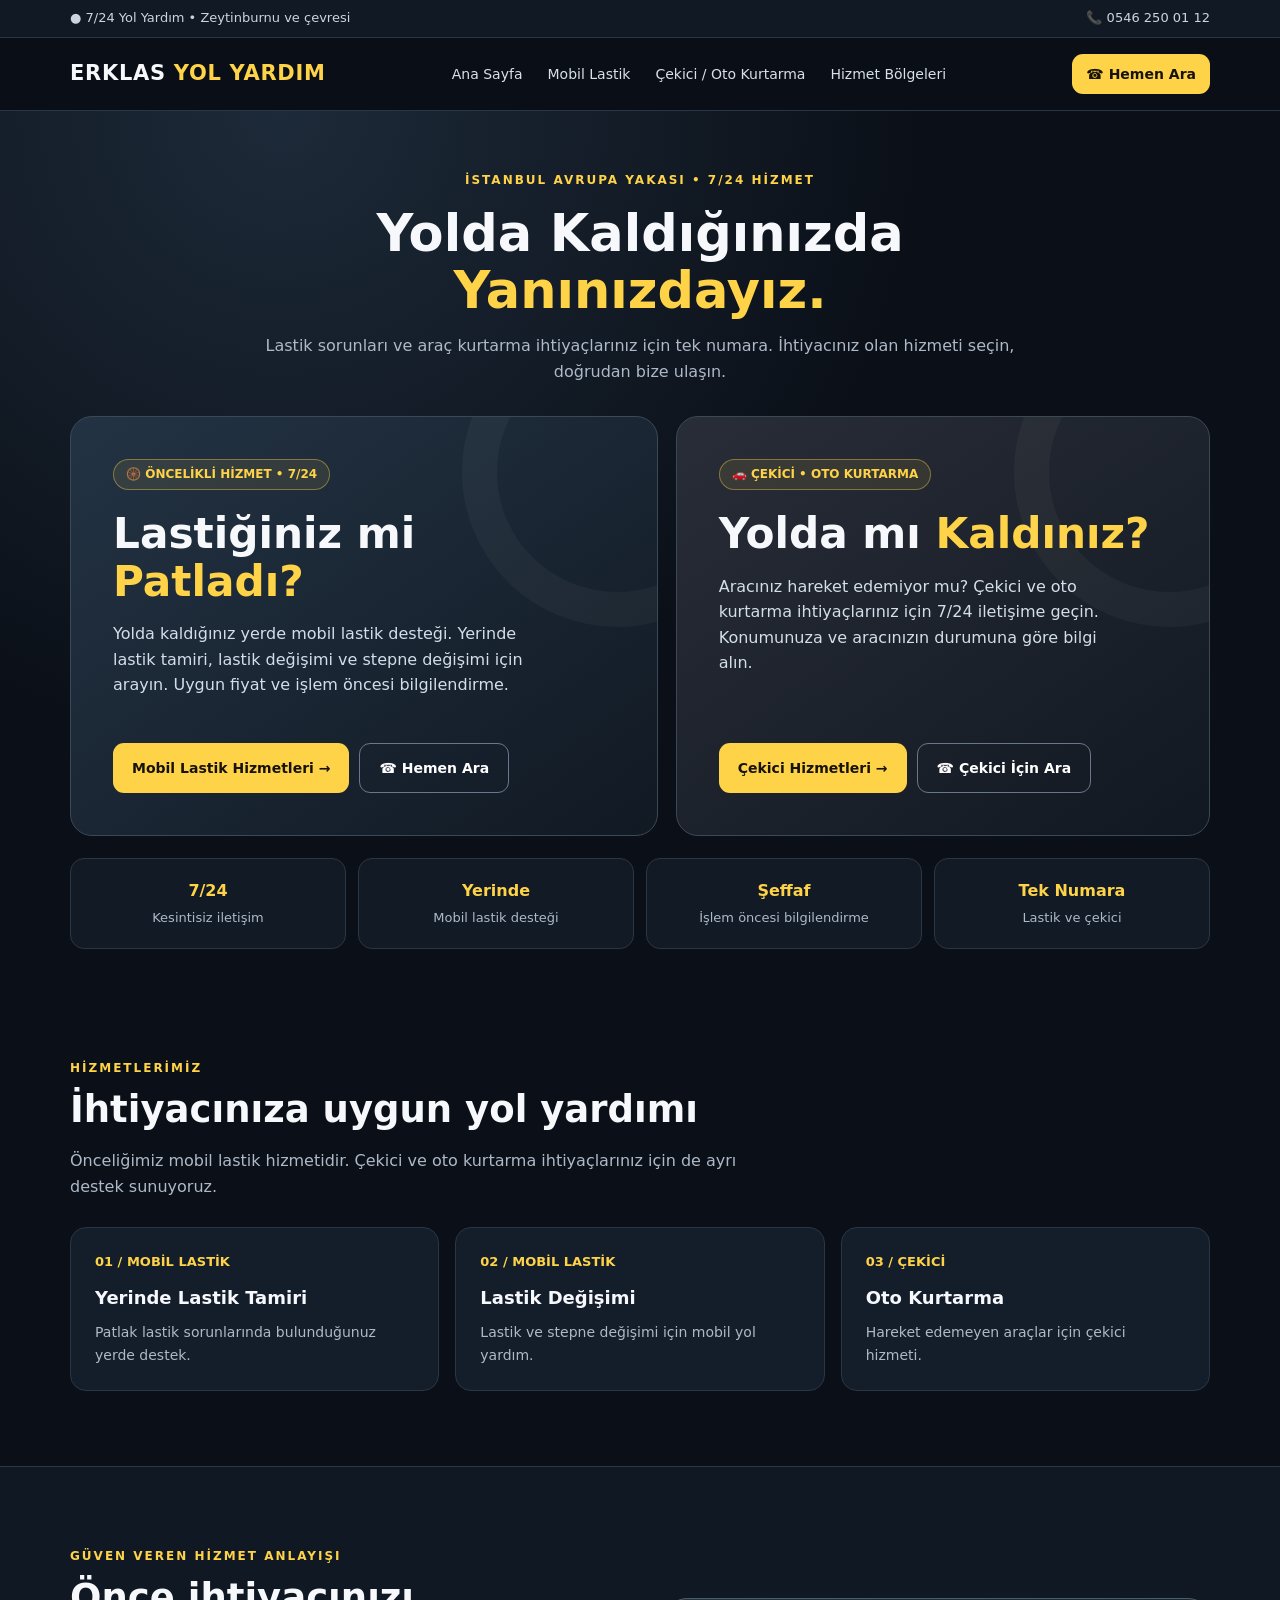
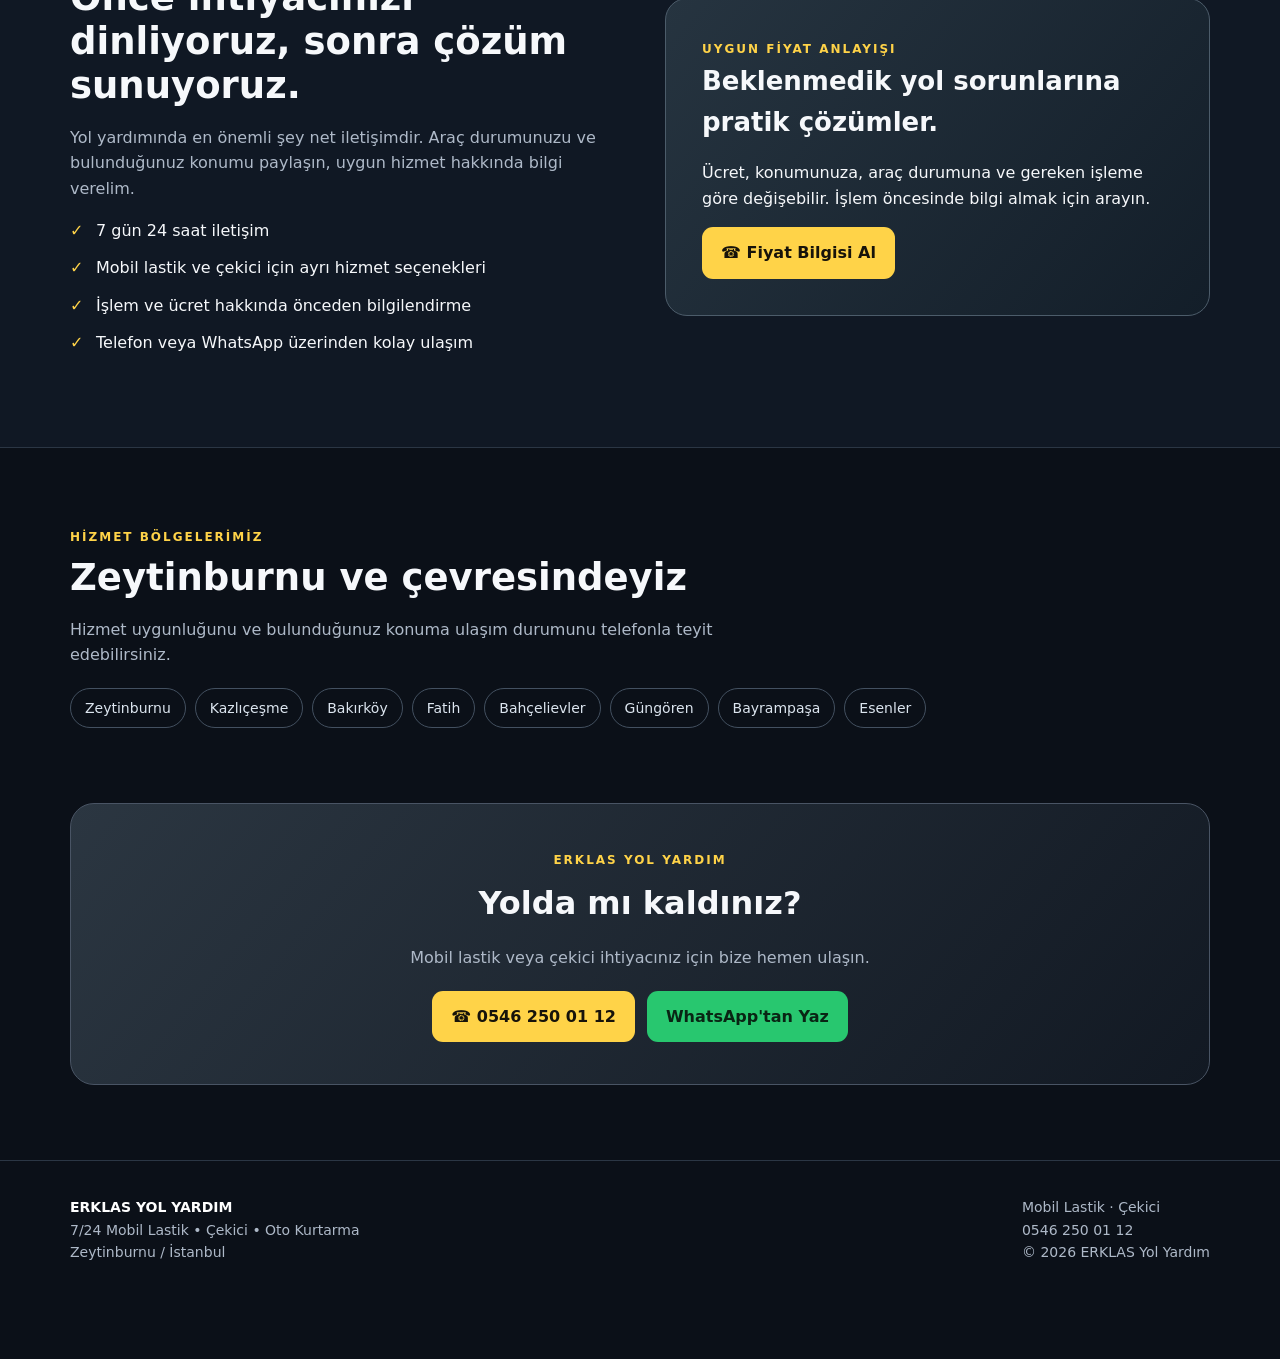
<file: index.html>
<!DOCTYPE html><html lang="tr"><head><meta charset="UTF-8"><meta name="viewport" content="width=device-width,initial-scale=1"><meta name="theme-color" content="#0b1018"><title>ERKLAS Yol Yardım | 7/24 Mobil Lastik ve Çekici Zeytinburnu</title><meta name="description" content="ERKLAS Yol Yardım: Zeytinburnu ve çevresinde 7/24 mobil lastik, yerinde lastik tamiri, lastik değişimi, çekici ve oto kurtarma hizmetleri."><link rel="canonical" href="https://erklasyolyardim.com/"><link rel="stylesheet" href="style.css"></head><body><div class="top"><div class="container"><span>● 7/24 Yol Yardım • Zeytinburnu ve çevresi</span><span>📞 0546 250 01 12</span></div></div><header class="header"><nav class="container nav"><a class="logo" href="index.html">ERKLAS <span>YOL YARDIM</span></a><div class="links"><a href="index.html">Ana Sayfa</a><a href="mobil-lastik.html">Mobil Lastik</a><a href="cekici.html">Çekici / Oto Kurtarma</a><a href="index.html#bolgeler">Hizmet Bölgeleri</a></div><a class="btn yellow small" href="tel:+905462500112">☎ Hemen Ara</a></nav></header><main><section class="hero"><div class="container"><div class="intro"><span class="eyebrow">İstanbul Avrupa Yakası • 7/24 Hizmet</span><h1>Yolda Kaldığınızda <span style="color:var(--yellow)">Yanınızdayız.</span></h1><p>Lastik sorunları ve araç kurtarma ihtiyaçlarınız için tek numara. İhtiyacınız olan hizmeti seçin, doğrudan bize ulaşın.</p></div><div class="split"><article class="service"><div><span class="tag">🛞 ÖNCELİKLİ HİZMET • 7/24</span><h2>Lastiğiniz mi <span style="color:var(--yellow)">Patladı?</span></h2><p>Yolda kaldığınız yerde mobil lastik desteği. Yerinde lastik tamiri, lastik değişimi ve stepne değişimi için arayın. Uygun fiyat ve işlem öncesi bilgilendirme.</p></div><div class="actions"><a class="btn yellow" href="mobil-lastik.html">Mobil Lastik Hizmetleri →</a><a class="btn outline" href="tel:+905462500112">☎ Hemen Ara</a></div></article><article class="service tow"><div><span class="tag">🚗 ÇEKİCİ • OTO KURTARMA</span><h2>Yolda mı <span style="color:var(--yellow)">Kaldınız?</span></h2><p>Aracınız hareket edemiyor mu? Çekici ve oto kurtarma ihtiyaçlarınız için 7/24 iletişime geçin. Konumunuza ve aracınızın durumuna göre bilgi alın.</p></div><div class="actions"><a class="btn yellow" href="cekici.html">Çekici Hizmetleri →</a><a class="btn outline" href="tel:+905462500112">☎ Çekici İçin Ara</a></div></article></div><div class="benefits"><div class="benefit"><strong>7/24</strong><span>Kesintisiz iletişim</span></div><div class="benefit"><strong>Yerinde</strong><span>Mobil lastik desteği</span></div><div class="benefit"><strong>Şeffaf</strong><span>İşlem öncesi bilgilendirme</span></div><div class="benefit"><strong>Tek Numara</strong><span>Lastik ve çekici</span></div></div></div></section><section class="content" id="hizmetler"><div class="container"><span class="eyebrow">Hizmetlerimiz</span><h2 class="section-title">İhtiyacınıza uygun yol yardımı</h2><p class="sub">Önceliğimiz mobil lastik hizmetidir. Çekici ve oto kurtarma ihtiyaçlarınız için de ayrı destek sunuyoruz.</p><div class="cards"><div class="card"><div class="number">01 / MOBİL LASTİK</div><h3>Yerinde Lastik Tamiri</h3><p>Patlak lastik sorunlarında bulunduğunuz yerde destek.</p></div><div class="card"><div class="number">02 / MOBİL LASTİK</div><h3>Lastik Değişimi</h3><p>Lastik ve stepne değişimi için mobil yol yardım.</p></div><div class="card"><div class="number">03 / ÇEKİCİ</div><h3>Oto Kurtarma</h3><p>Hareket edemeyen araçlar için çekici hizmeti.</p></div></div></div></section><section class="content light-section"><div class="container cols"><div><span class="eyebrow">Güven veren hizmet anlayışı</span><h2 class="section-title">Önce ihtiyacınızı dinliyoruz, sonra çözüm sunuyoruz.</h2><p class="sub">Yol yardımında en önemli şey net iletişimdir. Araç durumunuzu ve bulunduğunuz konumu paylaşın, uygun hizmet hakkında bilgi verelim.</p><ul class="check"><li>7 gün 24 saat iletişim</li><li>Mobil lastik ve çekici için ayrı hizmet seçenekleri</li><li>İşlem ve ücret hakkında önceden bilgilendirme</li><li>Telefon veya WhatsApp üzerinden kolay ulaşım</li></ul></div><div class="callout"><span class="eyebrow">Uygun fiyat anlayışı</span><h3>Beklenmedik yol sorunlarına pratik çözümler.</h3><p>Ücret, konumunuza, araç durumuna ve gereken işleme göre değişebilir. İşlem öncesinde bilgi almak için arayın.</p><a class="btn yellow" href="tel:+905462500112">☎ Fiyat Bilgisi Al</a></div></div></section><section class="content" id="bolgeler"><div class="container"><span class="eyebrow">Hizmet bölgelerimiz</span><h2 class="section-title">Zeytinburnu ve çevresindeyiz</h2><p class="sub">Hizmet uygunluğunu ve bulunduğunuz konuma ulaşım durumunu telefonla teyit edebilirsiniz.</p><div class="areas"><span>Zeytinburnu</span><span>Kazlıçeşme</span><span>Bakırköy</span><span>Fatih</span><span>Bahçelievler</span><span>Güngören</span><span>Bayrampaşa</span><span>Esenler</span></div></div></section><section class="content" style="padding-top:0"><div class="container"><div class="cta"><span class="eyebrow">ERKLAS YOL YARDIM</span><h2>Yolda mı kaldınız?</h2><p>Mobil lastik veya çekici ihtiyacınız için bize hemen ulaşın.</p><div class="buttons"><a class="btn yellow" href="tel:+905462500112">☎ 0546 250 01 12</a><a class="btn whatsapp" href="https://wa.me/905462500112?text=Merhaba%2C%20konumumu%20payla%C5%9Farak%20yol%20yard%C4%B1m%20almak%20istiyorum.">WhatsApp'tan Yaz</a></div></div></div></section></main><footer class="footer"><div class="container footer-row"><div><strong>ERKLAS YOL YARDIM</strong><div>7/24 Mobil Lastik • Çekici • Oto Kurtarma</div><div>Zeytinburnu / İstanbul</div></div><div><a href="mobil-lastik.html">Mobil Lastik</a> · <a href="cekici.html">Çekici</a><div>0546 250 01 12</div><div>© 2026 ERKLAS Yol Yardım</div></div></div></footer><div class="mobile-bar"><a class="btn yellow" href="tel:+905462500112">☎ Hemen Ara</a><a class="btn whatsapp" href="https://wa.me/905462500112?text=Merhaba%2C%20yol%20yard%C4%B1m%20hizmeti%20almak%20istiyorum.">WhatsApp</a></div></body></html>
</file>
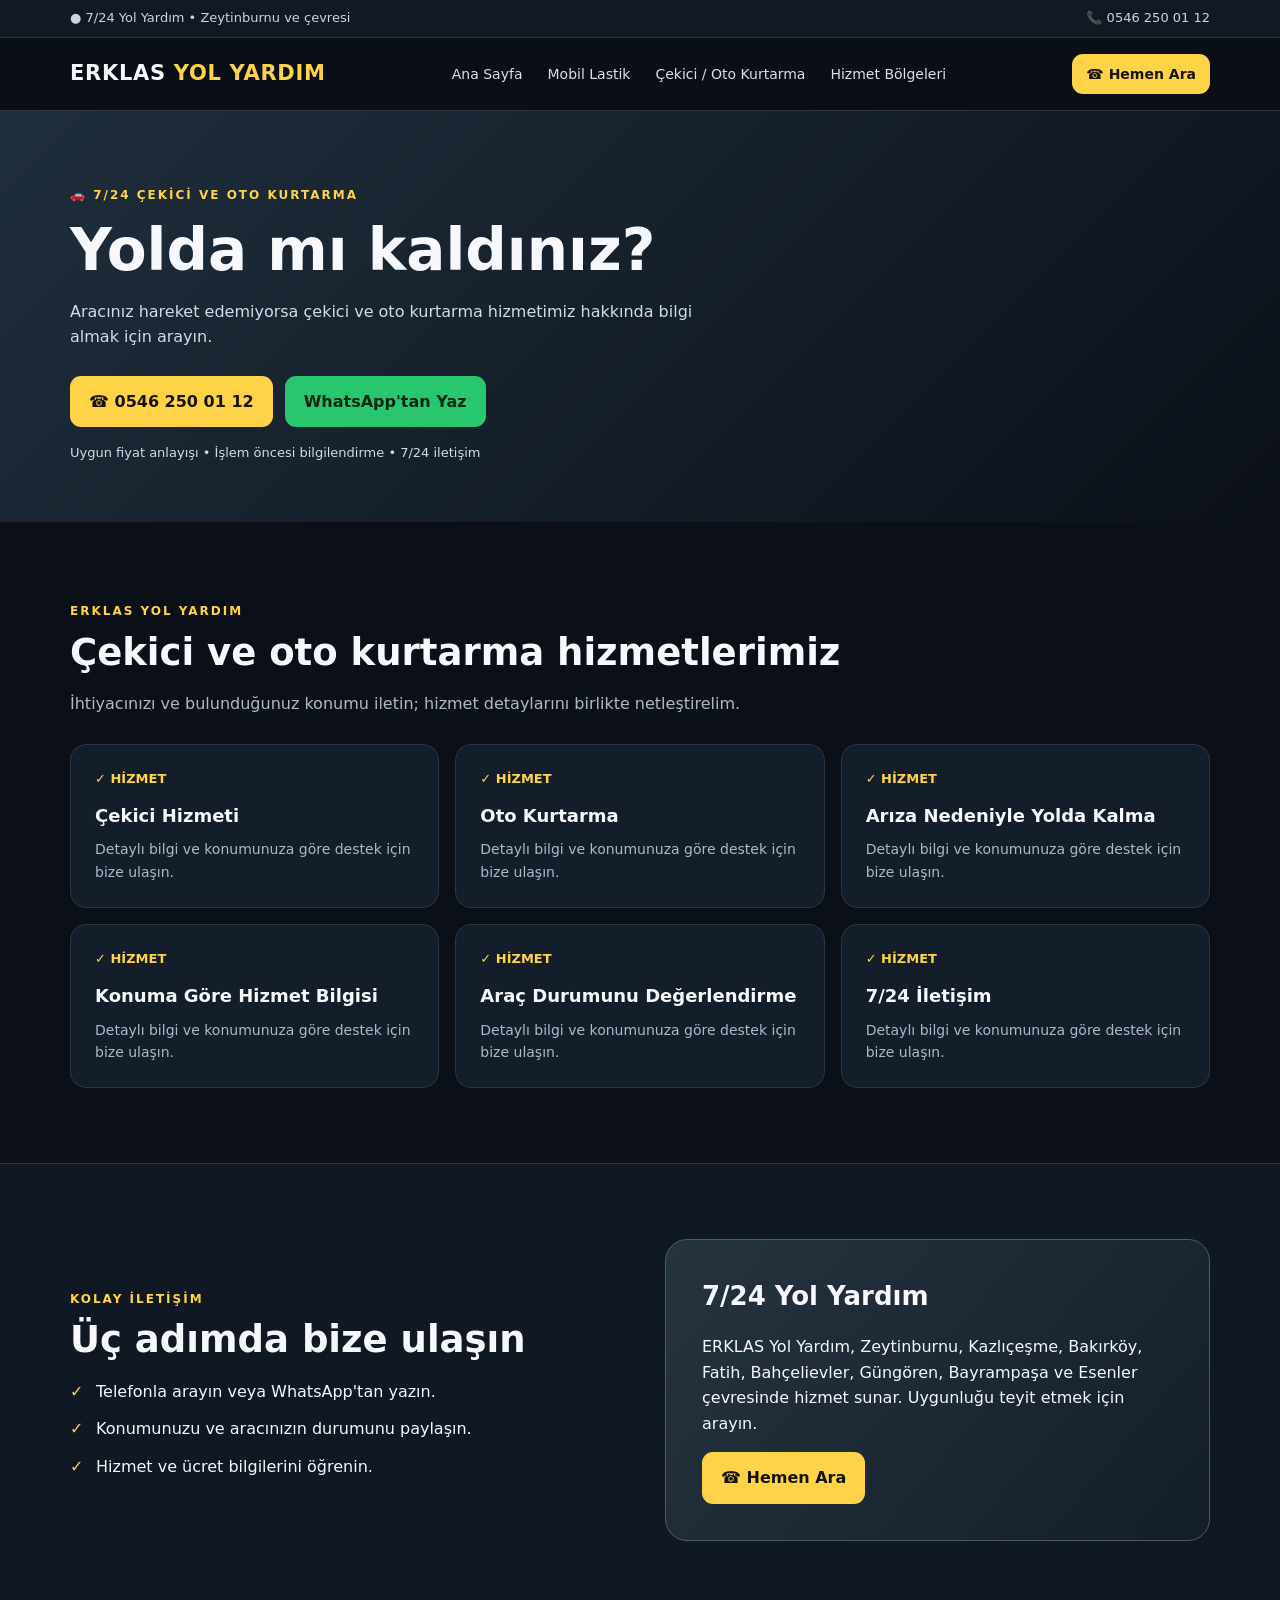
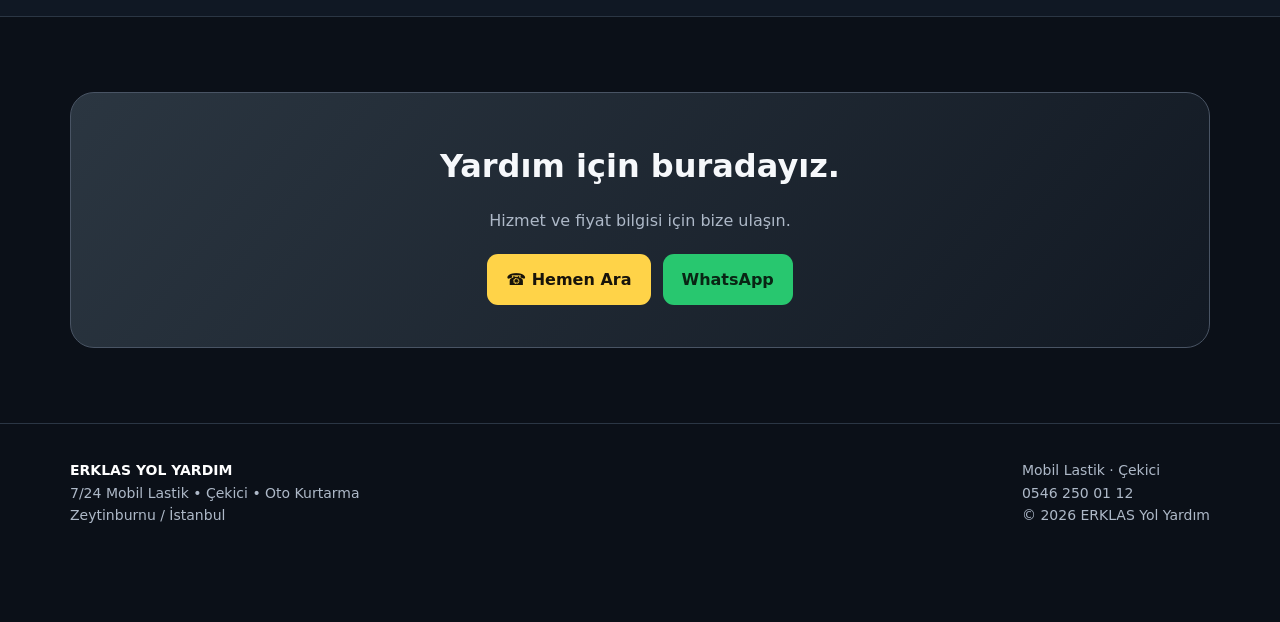
<file: cekici.html>
<!DOCTYPE html><html lang="tr"><head><meta charset="UTF-8"><meta name="viewport" content="width=device-width,initial-scale=1"><meta name="theme-color" content="#0b1018"><title>7/24 Çekici ve Oto Kurtarma Zeytinburnu | ERKLAS Yol Yardım</title><meta name="description" content="Aracınız hareket edemiyorsa çekici ve oto kurtarma hizmetimiz hakkında bilgi almak için arayın."><link rel="canonical" href="https://erklasyolyardim.com/cekici.html"><link rel="stylesheet" href="style.css"></head><body><div class="top"><div class="container"><span>● 7/24 Yol Yardım • Zeytinburnu ve çevresi</span><span>📞 0546 250 01 12</span></div></div><header class="header"><nav class="container nav"><a class="logo" href="index.html">ERKLAS <span>YOL YARDIM</span></a><div class="links"><a href="index.html">Ana Sayfa</a><a href="mobil-lastik.html">Mobil Lastik</a><a href="cekici.html">Çekici / Oto Kurtarma</a><a href="index.html#bolgeler">Hizmet Bölgeleri</a></div><a class="btn yellow small" href="tel:+905462500112">☎ Hemen Ara</a></nav></header><main><section class="page-hero"><div class="container"><span class="eyebrow">🚗 7/24 ÇEKİCİ VE OTO KURTARMA</span><h1>Yolda mı kaldınız?</h1><p>Aracınız hareket edemiyorsa çekici ve oto kurtarma hizmetimiz hakkında bilgi almak için arayın.</p><div class="actions"><a class="btn yellow" href="tel:+905462500112">☎ 0546 250 01 12</a><a class="btn whatsapp" href="https://wa.me/905462500112?text=Merhaba%2C%20ERKLAS%20Yol%20Yard%C4%B1m%20hakk%C4%B1nda%20bilgi%20almak%20istiyorum.">WhatsApp'tan Yaz</a></div><p class="notice">Uygun fiyat anlayışı • İşlem öncesi bilgilendirme • 7/24 iletişim</p></div></section><section class="content"><div class="container"><span class="eyebrow">ERKLAS YOL YARDIM</span><h2 class="section-title">Çekici ve oto kurtarma hizmetlerimiz</h2><p class="sub">İhtiyacınızı ve bulunduğunuz konumu iletin; hizmet detaylarını birlikte netleştirelim.</p><div class="cards"><div class="card"><div class="number">✓ HİZMET</div><h3>Çekici Hizmeti</h3><p>Detaylı bilgi ve konumunuza göre destek için bize ulaşın.</p></div><div class="card"><div class="number">✓ HİZMET</div><h3>Oto Kurtarma</h3><p>Detaylı bilgi ve konumunuza göre destek için bize ulaşın.</p></div><div class="card"><div class="number">✓ HİZMET</div><h3>Arıza Nedeniyle Yolda Kalma</h3><p>Detaylı bilgi ve konumunuza göre destek için bize ulaşın.</p></div><div class="card"><div class="number">✓ HİZMET</div><h3>Konuma Göre Hizmet Bilgisi</h3><p>Detaylı bilgi ve konumunuza göre destek için bize ulaşın.</p></div><div class="card"><div class="number">✓ HİZMET</div><h3>Araç Durumunu Değerlendirme</h3><p>Detaylı bilgi ve konumunuza göre destek için bize ulaşın.</p></div><div class="card"><div class="number">✓ HİZMET</div><h3>7/24 İletişim</h3><p>Detaylı bilgi ve konumunuza göre destek için bize ulaşın.</p></div></div></div></section><section class="content light-section"><div class="container cols"><div><span class="eyebrow">Kolay iletişim</span><h2 class="section-title">Üç adımda bize ulaşın</h2><ul class="check"><li>Telefonla arayın veya WhatsApp'tan yazın.</li><li>Konumunuzu ve aracınızın durumunu paylaşın.</li><li>Hizmet ve ücret bilgilerini öğrenin.</li></ul></div><div class="callout"><h3>7/24 Yol Yardım</h3><p>ERKLAS Yol Yardım, Zeytinburnu, Kazlıçeşme, Bakırköy, Fatih, Bahçelievler, Güngören, Bayrampaşa ve Esenler çevresinde hizmet sunar. Uygunluğu teyit etmek için arayın.</p><a class="btn yellow" href="tel:+905462500112">☎ Hemen Ara</a></div></div></section><section class="content"><div class="container"><div class="cta"><h2>Yardım için buradayız.</h2><p>Hizmet ve fiyat bilgisi için bize ulaşın.</p><div class="buttons"><a class="btn yellow" href="tel:+905462500112">☎ Hemen Ara</a><a class="btn whatsapp" href="https://wa.me/905462500112?text=Merhaba%2C%20ERKLAS%20Yol%20Yard%C4%B1m%20hakk%C4%B1nda%20bilgi%20almak%20istiyorum.">WhatsApp</a></div></div></div></section></main><footer class="footer"><div class="container footer-row"><div><strong>ERKLAS YOL YARDIM</strong><div>7/24 Mobil Lastik • Çekici • Oto Kurtarma</div><div>Zeytinburnu / İstanbul</div></div><div><a href="mobil-lastik.html">Mobil Lastik</a> · <a href="cekici.html">Çekici</a><div>0546 250 01 12</div><div>© 2026 ERKLAS Yol Yardım</div></div></div></footer><div class="mobile-bar"><a class="btn yellow" href="tel:+905462500112">☎ Hemen Ara</a><a class="btn whatsapp" href="https://wa.me/905462500112?text=Merhaba%2C%20yol%20yard%C4%B1m%20hizmeti%20almak%20istiyorum.">WhatsApp</a></div></body></html>
</file>
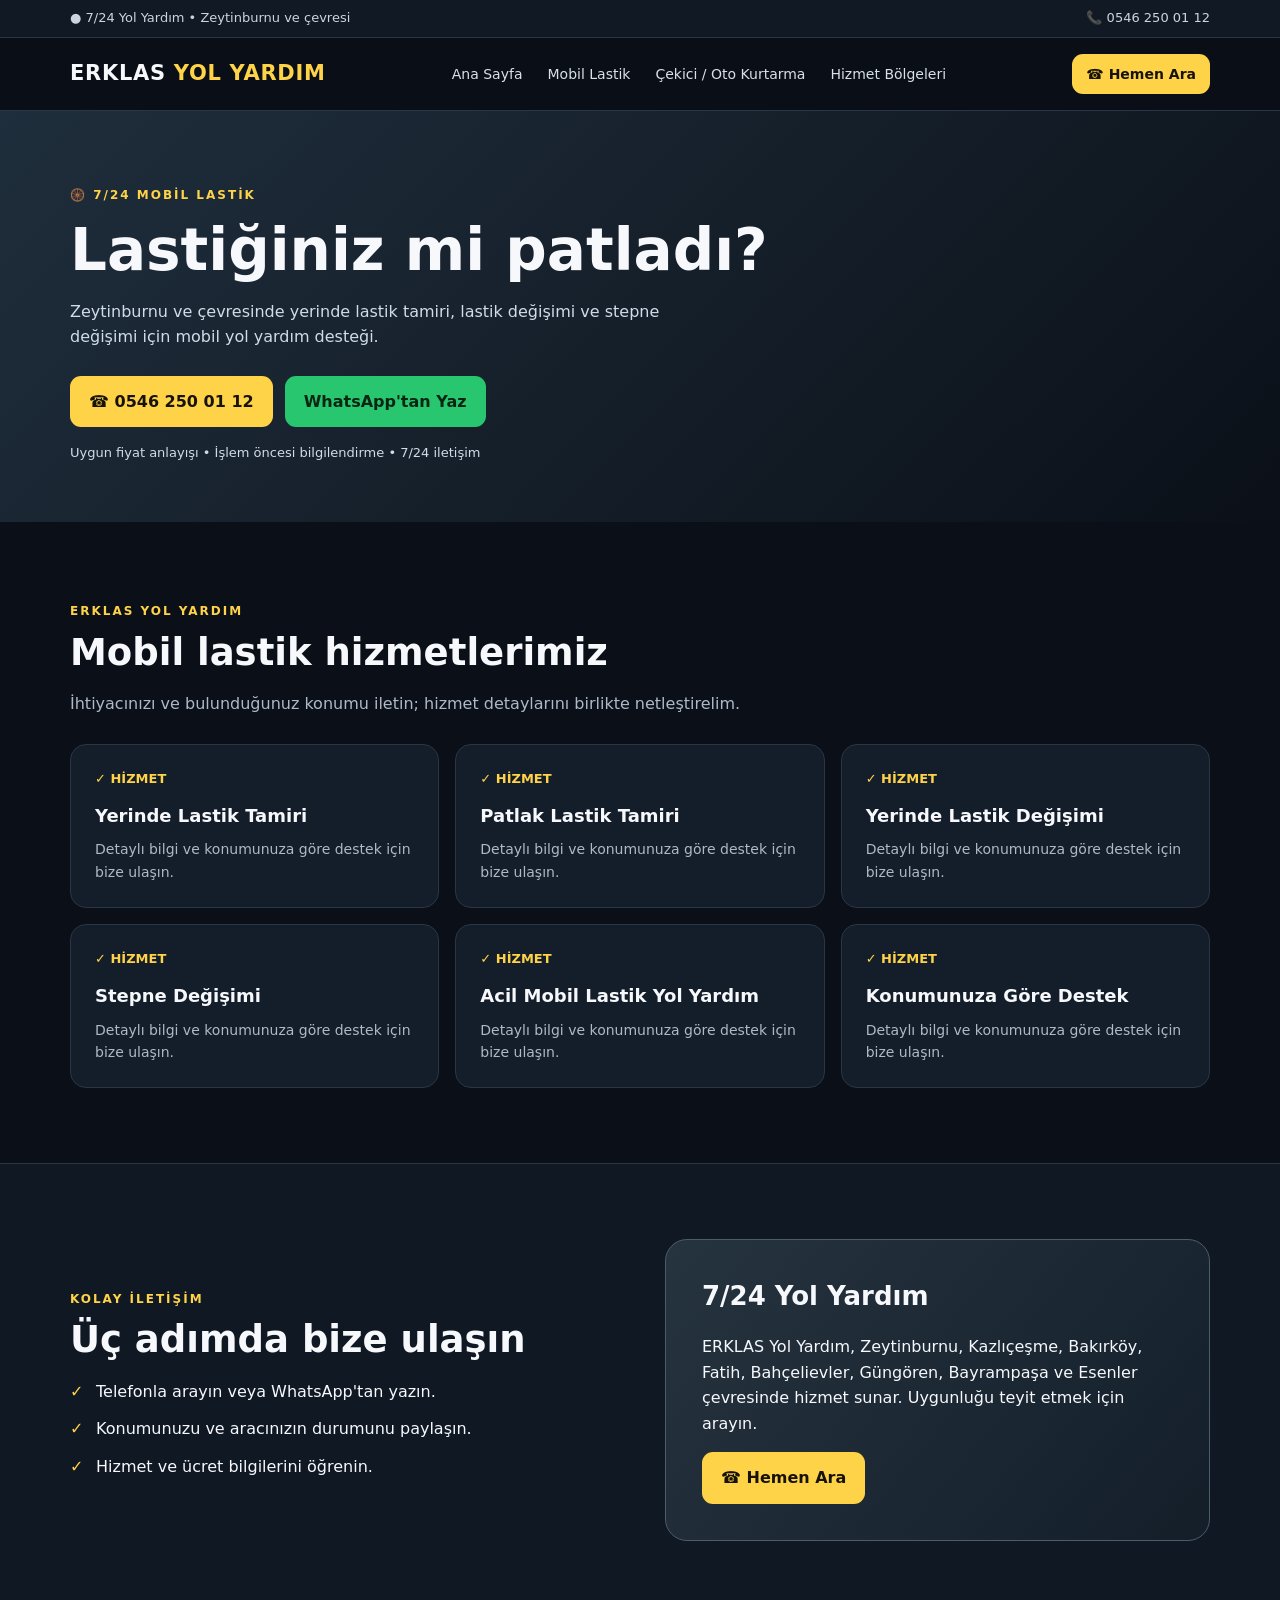
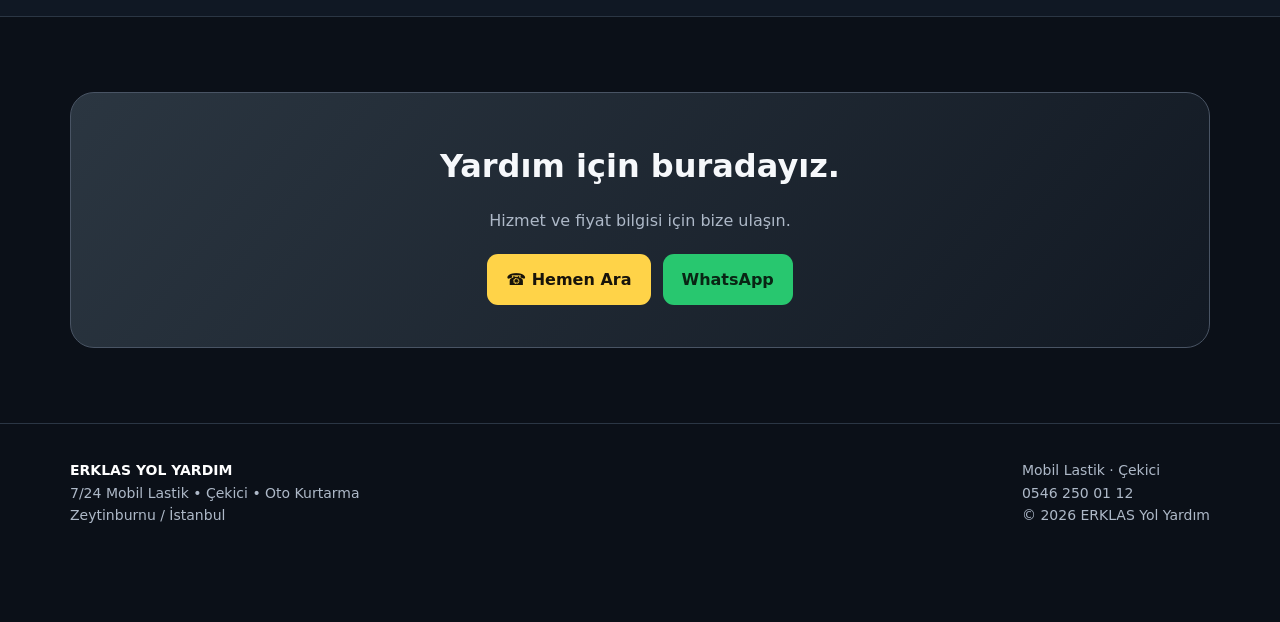
<file: mobil-lastik.html>
<!DOCTYPE html><html lang="tr"><head>
  <!-- Google tag (gtag.js) -->
<script async src="https://www.googletagmanager.com/gtag/js?id=AW-18502155486"></script>
<script>
  window.dataLayer = window.dataLayer || [];
  function gtag(){dataLayer.push(arguments);}
  gtag('js', new Date());

  gtag('config', 'AW-18502155486');
</script>
  <!-- Event snippet for Kişi conversion page
In your html page, add the snippet and call gtag_report_conversion when someone clicks on the chosen link or button. -->
<script>
function gtag_report_conversion(url) {
  var callback = function () {
    if (typeof(url) != 'undefined') {
      window.location = url;
    }
  };
  gtag('event', 'conversion', {
      'send_to': 'AW-18502155486/gpA8CMOyhJYdEN75wfZE',
      'value': 1.0,
      'currency': 'TRY',
      'event_callback': callback
  });
  return false;
}
</script>

  <meta charset="UTF-8"><meta name="viewport" content="width=device-width,initial-scale=1"><meta name="theme-color" content="#0b1018"><title>7/24 Mobil Lastik Zeytinburnu | ERKLAS Yol Yardım</title><meta name="description" content="Zeytinburnu ve çevresinde yerinde lastik tamiri, lastik değişimi ve stepne değişimi için mobil yol yardım desteği."><link rel="canonical" href="https://erklasyolyardim.com/mobil-lastik.html"><link rel="stylesheet" href="style.css"></head><body><div class="top"><div class="container"><span>● 7/24 Yol Yardım • Zeytinburnu ve çevresi</span><span>📞 0546 250 01 12</span></div></div><header class="header"><nav class="container nav"><a class="logo" href="index.html">ERKLAS <span>YOL YARDIM</span></a><div class="links"><a href="index.html">Ana Sayfa</a><a href="mobil-lastik.html">Mobil Lastik</a><a href="cekici.html">Çekici / Oto Kurtarma</a><a href="index.html#bolgeler">Hizmet Bölgeleri</a></div><a class="btn yellow small" href="tel:+905462500112" onclick="return gtag_report_conversion('tel:+905462500112');">☎ Hemen Ara</a></nav></header><main><section class="page-hero"><div class="container"><span class="eyebrow">🛞 7/24 MOBİL LASTİK</span><h1>Lastiğiniz mi patladı?</h1><p>Zeytinburnu ve çevresinde yerinde lastik tamiri, lastik değişimi ve stepne değişimi için mobil yol yardım desteği.</p><div class="actions"><a class="btn yellow" href="tel:+905462500112">☎ 0546 250 01 12</a><a class="btn whatsapp" href="https://wa.me/905462500112?text=Merhaba%2C%20ERKLAS%20Yol%20Yard%C4%B1m%20hakk%C4%B1nda%20bilgi%20almak%20istiyorum.">WhatsApp'tan Yaz</a></div><p class="notice">Uygun fiyat anlayışı • İşlem öncesi bilgilendirme • 7/24 iletişim</p></div></section><section class="content"><div class="container"><span class="eyebrow">ERKLAS YOL YARDIM</span><h2 class="section-title">Mobil lastik hizmetlerimiz</h2><p class="sub">İhtiyacınızı ve bulunduğunuz konumu iletin; hizmet detaylarını birlikte netleştirelim.</p><div class="cards"><div class="card"><div class="number">✓ HİZMET</div><h3>Yerinde Lastik Tamiri</h3><p>Detaylı bilgi ve konumunuza göre destek için bize ulaşın.</p></div><div class="card"><div class="number">✓ HİZMET</div><h3>Patlak Lastik Tamiri</h3><p>Detaylı bilgi ve konumunuza göre destek için bize ulaşın.</p></div><div class="card"><div class="number">✓ HİZMET</div><h3>Yerinde Lastik Değişimi</h3><p>Detaylı bilgi ve konumunuza göre destek için bize ulaşın.</p></div><div class="card"><div class="number">✓ HİZMET</div><h3>Stepne Değişimi</h3><p>Detaylı bilgi ve konumunuza göre destek için bize ulaşın.</p></div><div class="card"><div class="number">✓ HİZMET</div><h3>Acil Mobil Lastik Yol Yardım</h3><p>Detaylı bilgi ve konumunuza göre destek için bize ulaşın.</p></div><div class="card"><div class="number">✓ HİZMET</div><h3>Konumunuza Göre Destek</h3><p>Detaylı bilgi ve konumunuza göre destek için bize ulaşın.</p></div></div></div></section><section class="content light-section"><div class="container cols"><div><span class="eyebrow">Kolay iletişim</span><h2 class="section-title">Üç adımda bize ulaşın</h2><ul class="check"><li>Telefonla arayın veya WhatsApp'tan yazın.</li><li>Konumunuzu ve aracınızın durumunu paylaşın.</li><li>Hizmet ve ücret bilgilerini öğrenin.</li></ul></div><div class="callout"><h3>7/24 Yol Yardım</h3><p>ERKLAS Yol Yardım, Zeytinburnu, Kazlıçeşme, Bakırköy, Fatih, Bahçelievler, Güngören, Bayrampaşa ve Esenler çevresinde hizmet sunar. Uygunluğu teyit etmek için arayın.</p><a class="btn yellow" href="tel:+905462500112">☎ Hemen Ara</a></div></div></section><section class="content"><div class="container"><div class="cta"><h2>Yardım için buradayız.</h2><p>Hizmet ve fiyat bilgisi için bize ulaşın.</p><div class="buttons"><a class="btn yellow" href="tel:+905462500112">☎ Hemen Ara</a><a class="btn whatsapp" href="https://wa.me/905462500112?text=Merhaba%2C%20ERKLAS%20Yol%20Yard%C4%B1m%20hakk%C4%B1nda%20bilgi%20almak%20istiyorum.">WhatsApp</a></div></div></div></section></main><footer class="footer"><div class="container footer-row"><div><strong>ERKLAS YOL YARDIM</strong><div>7/24 Mobil Lastik • Çekici • Oto Kurtarma</div><div>Zeytinburnu / İstanbul</div></div><div><a href="mobil-lastik.html">Mobil Lastik</a> · <a href="cekici.html">Çekici</a><div>0546 250 01 12</div><div>© 2026 ERKLAS Yol Yardım</div></div></div></footer><div class="mobile-bar"><a class="btn yellow" href="tel:+905462500112">☎ Hemen Ara</a><a class="btn whatsapp" href="https://wa.me/905462500112?text=Merhaba%2C%20yol%20yard%C4%B1m%20hizmeti%20almak%20istiyorum.">WhatsApp</a></div></body></html>
</file>
<file: style.css>
:root{--bg:#0b1018;--panel:#141d2a;--muted:#aeb9c8;--yellow:#ffd348;--line:#2b3644;--green:#28c76f}*{box-sizing:border-box}html{scroll-behavior:smooth}body{margin:0;background:var(--bg);color:#f6f8fb;font-family:Inter,system-ui,-apple-system,Segoe UI,Arial,sans-serif;line-height:1.6}a{text-decoration:none;color:inherit}.container{width:min(1140px,92%);margin:auto}.top{background:#111925;border-bottom:1px solid var(--line);font-size:13px;color:#cbd5df}.top .container{display:flex;justify-content:space-between;gap:12px;padding:8px 0}.header{position:sticky;top:0;z-index:20;background:#0b1018f2;backdrop-filter:blur(12px);border-bottom:1px solid var(--line)}.nav{display:flex;align-items:center;justify-content:space-between;gap:20px;padding:16px 0}.logo{font-weight:900;letter-spacing:.7px;font-size:21px}.logo span{color:var(--yellow)}.links{display:flex;gap:25px;font-size:14px;color:#d8e0e9}.btn{display:inline-flex;align-items:center;justify-content:center;gap:8px;border-radius:11px;padding:13px 19px;font-weight:800;transition:transform .15s,filter .15s}.btn:hover{transform:translateY(-2px);filter:brightness(1.07)}.yellow{background:var(--yellow);color:#17130a}.outline{border:1px solid #68778b;color:#fff}.whatsapp{background:var(--green);color:#092514}.small{padding:9px 14px;font-size:14px}.eyebrow{font-size:12px;letter-spacing:2px;text-transform:uppercase;color:var(--yellow);font-weight:900}.hero{padding:55px 0 30px;background:radial-gradient(circle at 22% 0,#1d2a39 0,transparent 48%)}.intro{text-align:center;max-width:780px;margin:0 auto 32px}.intro h1{font-size:clamp(31px,4vw,51px);line-height:1.13;margin:13px 0}.intro p{color:var(--muted);margin:0}.split{display:grid;grid-template-columns:1.1fr 1fr;gap:18px}.service{border:1px solid #3d4855;border-radius:22px;padding:clamp(24px,3.5vw,42px);min-height:420px;display:flex;flex-direction:column;justify-content:space-between;position:relative;overflow:hidden;background:linear-gradient(145deg,#233344,#111923)}.service:after{content:'';position:absolute;width:240px;height:240px;border:35px solid #ffffff09;border-radius:50%;right:-115px;top:-100px}.service.tow{background:linear-gradient(145deg,#282d37,#121821)}.tag{display:inline-block;background:#ffd34818;border:1px solid #ffd34865;color:var(--yellow);border-radius:40px;padding:5px 12px;font-size:12px;font-weight:800}.service h2{font-size:clamp(29px,3.3vw,44px);line-height:1.12;margin:20px 0 14px}.service p{color:#d4deea;max-width:410px}.service .actions{display:flex;flex-wrap:wrap;gap:10px;margin-top:28px}.service .actions .btn{font-size:14px}.benefits{display:grid;grid-template-columns:repeat(4,1fr);gap:12px;margin-top:22px}.benefit{padding:19px;border:1px solid var(--line);background:#111a25;border-radius:14px;text-align:center}.benefit strong{display:block;color:var(--yellow);font-size:16px}.benefit span{font-size:13px;color:var(--muted)}section.content{padding:75px 0}.section-title{font-size:clamp(26px,3vw,37px);line-height:1.2;margin:8px 0 12px}.sub{color:var(--muted);max-width:680px}.cards{display:grid;grid-template-columns:repeat(3,1fr);gap:16px;margin-top:27px}.card{background:var(--panel);border:1px solid var(--line);padding:24px;border-radius:16px}.card h3{margin:0 0 8px;font-size:18px}.card p{color:var(--muted);font-size:14px;margin:0}.card .number{color:var(--yellow);font-weight:900;font-size:13px;margin-bottom:12px}.light-section{background:#101824;border-top:1px solid var(--line);border-bottom:1px solid var(--line)}.cols{display:grid;grid-template-columns:1fr 1fr;gap:50px;align-items:center}.check{padding:0;list-style:none}.check li{margin:12px 0;padding-left:26px;position:relative}.check li:before{content:'✓';position:absolute;left:0;color:var(--yellow);font-weight:900}.callout{background:linear-gradient(130deg,#263440,#131e29);border:1px solid #4c5c6a;border-radius:22px;padding:36px}.callout h3{font-size:26px;margin:0 0 12px}.areas{display:flex;flex-wrap:wrap;gap:9px;margin-top:20px}.areas span{border:1px solid #435060;padding:8px 14px;border-radius:40px;font-size:14px;color:#dce5ef}.cta{text-align:center;background:linear-gradient(130deg,#2b3641,#121923);border:1px solid #495464;border-radius:24px;padding:42px 20px}.cta h2{font-size:32px;margin:6px 0}.cta p{color:var(--muted)}.cta .buttons{display:flex;justify-content:center;gap:12px;flex-wrap:wrap;margin-top:20px}.footer{padding:35px 0 95px;border-top:1px solid var(--line);color:var(--muted);font-size:14px}.footer-row{display:flex;justify-content:space-between;gap:20px;flex-wrap:wrap}.footer strong{color:#fff}.mobile-bar{display:none}.page-hero{padding:70px 0 45px;background:linear-gradient(135deg,#1f2e3c,#0b1018)}.page-hero h1{font-size:clamp(36px,5vw,58px);line-height:1.1;margin:12px 0}.page-hero p{max-width:650px;color:#d0dce8}.page-hero .actions{display:flex;gap:12px;flex-wrap:wrap;margin-top:26px}.notice{font-size:13px;color:var(--muted);margin-top:16px}@media(max-width:820px){.links{display:none}.split,.cols{grid-template-columns:1fr}.service{min-height:350px}.benefits{grid-template-columns:repeat(2,1fr)}.cards{grid-template-columns:repeat(2,1fr)}.top .container{flex-wrap:wrap}.nav{padding:12px 0}.logo{font-size:18px}}@media(max-width:520px){.hero{padding-top:38px}.intro h1{font-size:33px}.cards{grid-template-columns:1fr}.service{padding:25px;min-height:345px}.service h2{font-size:35px}.service .actions .btn{flex:1}.mobile-bar{position:fixed;bottom:0;left:0;right:0;display:grid;grid-template-columns:1fr 1fr;gap:8px;padding:10px;background:#0b1018f5;border-top:1px solid #46505b;z-index:30}.mobile-bar .btn{padding:11px 6px;font-size:14px}.footer{padding-bottom:110px}.header .small{font-size:12px;padding:8px 11px}}
</file>
